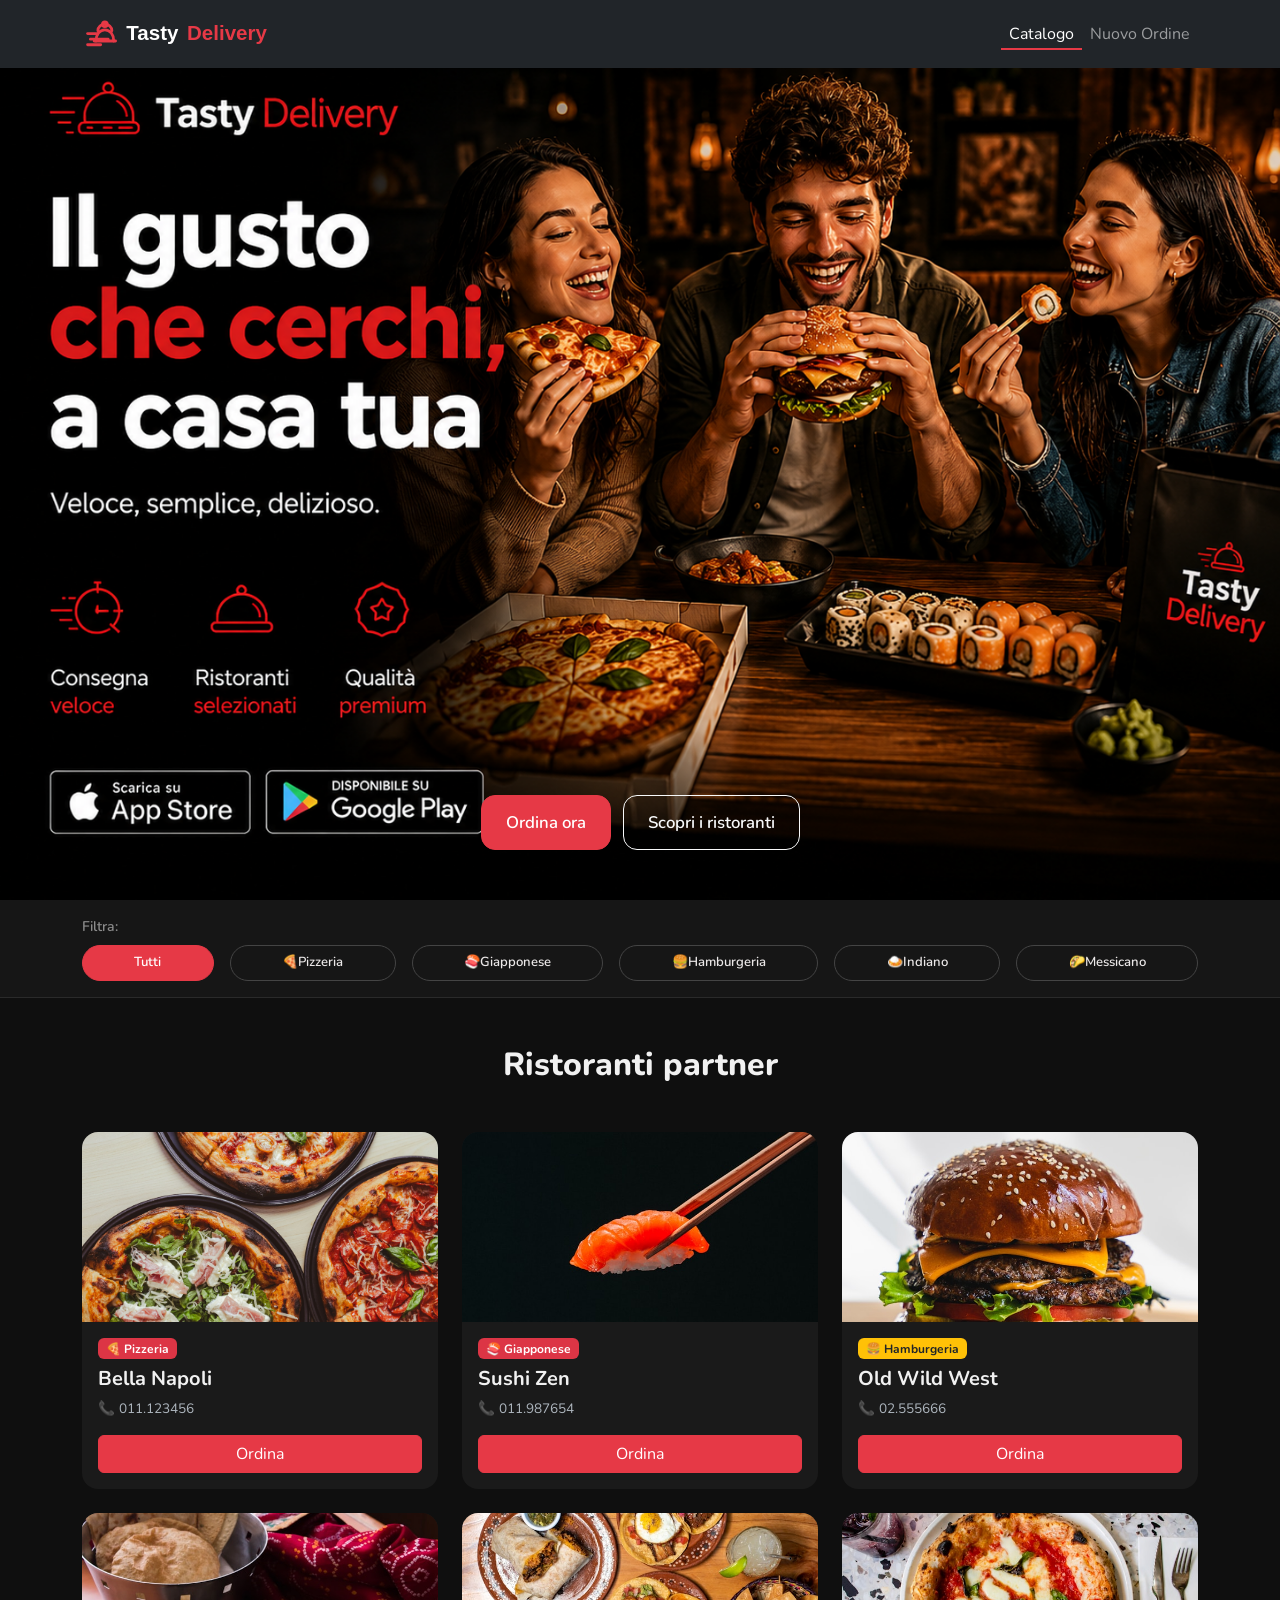
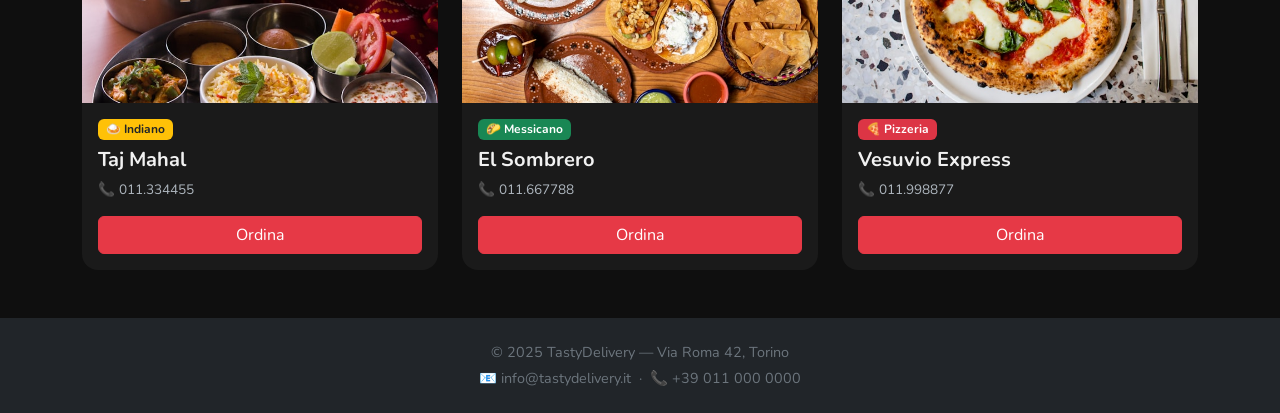
<file: frontend/index.html>
<!doctype html>
<html lang="it">
<head>
    <meta charset="utf-8">
    <meta name="viewport" content="width=device-width, initial-scale=1">
    <title>TastyDelivery — Catalogo Ristoranti</title>
    <link href="https://cdn.jsdelivr.net/npm/bootstrap@5.3.3/dist/css/bootstrap.min.css" rel="stylesheet">
    <link href="https://fonts.googleapis.com/css2?family=Nunito:wght@400;600;700;800&display=swap" rel="stylesheet">
    <link rel="stylesheet" href="style.css">
</head>
<body>

<!-- NAVBAR -->
<nav class="navbar navbar-expand-lg navbar-dark bg-dark fixed-top">
    <div class="container">
        <a class="navbar-brand" href="index.html">
            <img src="img/tasty-delivery.svg" class="logo" alt="Tasty Delivery">
        </a>
        <button class="navbar-toggler" type="button" data-bs-toggle="collapse" data-bs-target="#mainNav">
            <span class="navbar-toggler-icon"></span>
        </button>
        <div class="collapse navbar-collapse" id="mainNav">
            <ul class="navbar-nav ms-auto">
                <li class="nav-item"><a class="nav-link active" href="index.html">Catalogo</a></li>
                <li class="nav-item"><a class="nav-link" href="ordine.html">Nuovo Ordine</a></li>
            </ul>
        </div>
    </div>
</nav>

<!-- HERO -->
<header class="hero text-light">
    <div class="container">
        <a href="ordine.html" class="btn btn-primary px-4 me-2">
            Ordina ora
        </a>

        <a href="#catalogo" class="btn btn-outline-light px-4">
            Scopri i ristoranti
        </a>
    </div>
</header>

<!-- FILTRI -->
<div class="filtri-wrap">
    <div class="container">
        <span class="text-white-50 small fw-semibold d-block mb-2">Filtra:</span>
        <div class="d-flex gap-3 w-100">
            <button class="btn btn-filter flex-fill justify-content-center active">Tutti</button>
            <button class="btn btn-filter flex-fill justify-content-center">🍕Pizzeria</button>
            <button class="btn btn-filter flex-fill justify-content-center">🍣Giapponese</button>
            <button class="btn btn-filter flex-fill justify-content-center">🍔Hamburgeria</button>
            <button class="btn btn-filter flex-fill justify-content-center">🍛Indiano</button>
            <button class="btn btn-filter flex-fill justify-content-center">🌮Messicano</button>
        </div>
    </div>
</div>

<!-- CATALOGO -->
<section class="container my-5" id="catalogo">
    <h2 class="text-center mb-5">Ristoranti partner</h2>
    <div class="row g-4">

        <div class="col-12 col-md-6 col-lg-4">
            <div class="card restaurant-card h-100">
                <img src="img/bella-napoli.jpg" class="card-img-top" alt="Bella Napoli">
                <div class="card-body d-flex flex-column">
                    <span class="badge bg-danger mb-2 align-self-start">🍕 Pizzeria</span>
                    <h5 class="card-title">Bella Napoli</h5>
                    <p class="card-text">📞 011.123456</p>
                    <a href="ordine.html" class="btn btn-primary mt-auto">Ordina</a>
                </div>
            </div>
        </div>

        <div class="col-12 col-md-6 col-lg-4">
            <div class="card restaurant-card h-100">
                <img src="img/sushi-zen.jpg" class="card-img-top" alt="Sushi Zen">
                <div class="card-body d-flex flex-column">
                    <span class="badge bg-danger mb-2 align-self-start">🍣 Giapponese</span>
                    <h5 class="card-title">Sushi Zen</h5>
                    <p class="card-text">📞 011.987654</p>
                    <a href="ordine.html" class="btn btn-primary mt-auto">Ordina</a>
                </div>
            </div>
        </div>

        <div class="col-12 col-md-6 col-lg-4">
            <div class="card restaurant-card h-100">
                <img src="img/old-wild-west.jpg" class="card-img-top" alt="Old Wild West">
                <div class="card-body d-flex flex-column">
                    <span class="badge bg-warning text-dark mb-2 align-self-start">🍔 Hamburgeria</span>
                    <h5 class="card-title">Old Wild West</h5>
                    <p class="card-text">📞 02.555666</p>
                    <a href="ordine.html" class="btn btn-primary mt-auto">Ordina</a>
                </div>
            </div>
        </div>

        <div class="col-12 col-md-6 col-lg-4">
            <div class="card restaurant-card h-100">
                <img src="img/taj-mahal.jpg" class="card-img-top" alt="Taj Mahal">
                <div class="card-body d-flex flex-column">
                    <span class="badge bg-warning text-dark mb-2 align-self-start">🍛 Indiano</span>
                    <h5 class="card-title">Taj Mahal</h5>
                    <p class="card-text">📞 011.334455</p>
                    <a href="ordine.html" class="btn btn-primary mt-auto">Ordina</a>
                </div>
            </div>
        </div>

        <div class="col-12 col-md-6 col-lg-4">
            <div class="card restaurant-card h-100">
                <img src="img/el-sombrero.jpg" class="card-img-top" alt="El Sombrero">
                <div class="card-body d-flex flex-column">
                    <span class="badge bg-success mb-2 align-self-start">🌮 Messicano</span>
                    <h5 class="card-title">El Sombrero</h5>
                    <p class="card-text">📞 011.667788</p>
                    <a href="ordine.html" class="btn btn-primary mt-auto">Ordina</a>
                </div>
            </div>
        </div>

        <div class="col-12 col-md-6 col-lg-4">
            <div class="card restaurant-card h-100">
                <img src="img/vesuvio-express.jpg" class="card-img-top" alt="Vesuvio Express">
                <div class="card-body d-flex flex-column">
                    <span class="badge bg-danger mb-2 align-self-start">🍕 Pizzeria</span>
                    <h5 class="card-title">Vesuvio Express</h5>
                    <p class="card-text">📞 011.998877</p>
                    <a href="ordine.html" class="btn btn-primary mt-auto">Ordina</a>
                </div>
            </div>
        </div>

    </div>
</section>

<!-- FOOTER -->
<footer class="bg-dark text-center text-secondary py-4">
    <div class="container">
        <p class="mb-1">© 2025 TastyDelivery — Via Roma 42, Torino</p>
        <p class="mb-0">📧 info@tastydelivery.it &nbsp;·&nbsp; 📞 +39 011 000 0000</p>
    </div>
</footer>

<script src="https://cdn.jsdelivr.net/npm/bootstrap@5.3.3/dist/js/bootstrap.bundle.min.js"></script>
<script>
    document.querySelectorAll('.btn-filter').forEach(btn => {
        btn.addEventListener('click', function() {
            document.querySelectorAll('.btn-filter').forEach(b => b.classList.remove('active'));
            this.classList.add('active');
        });
    });
</script>
</body>
</html>
</file>
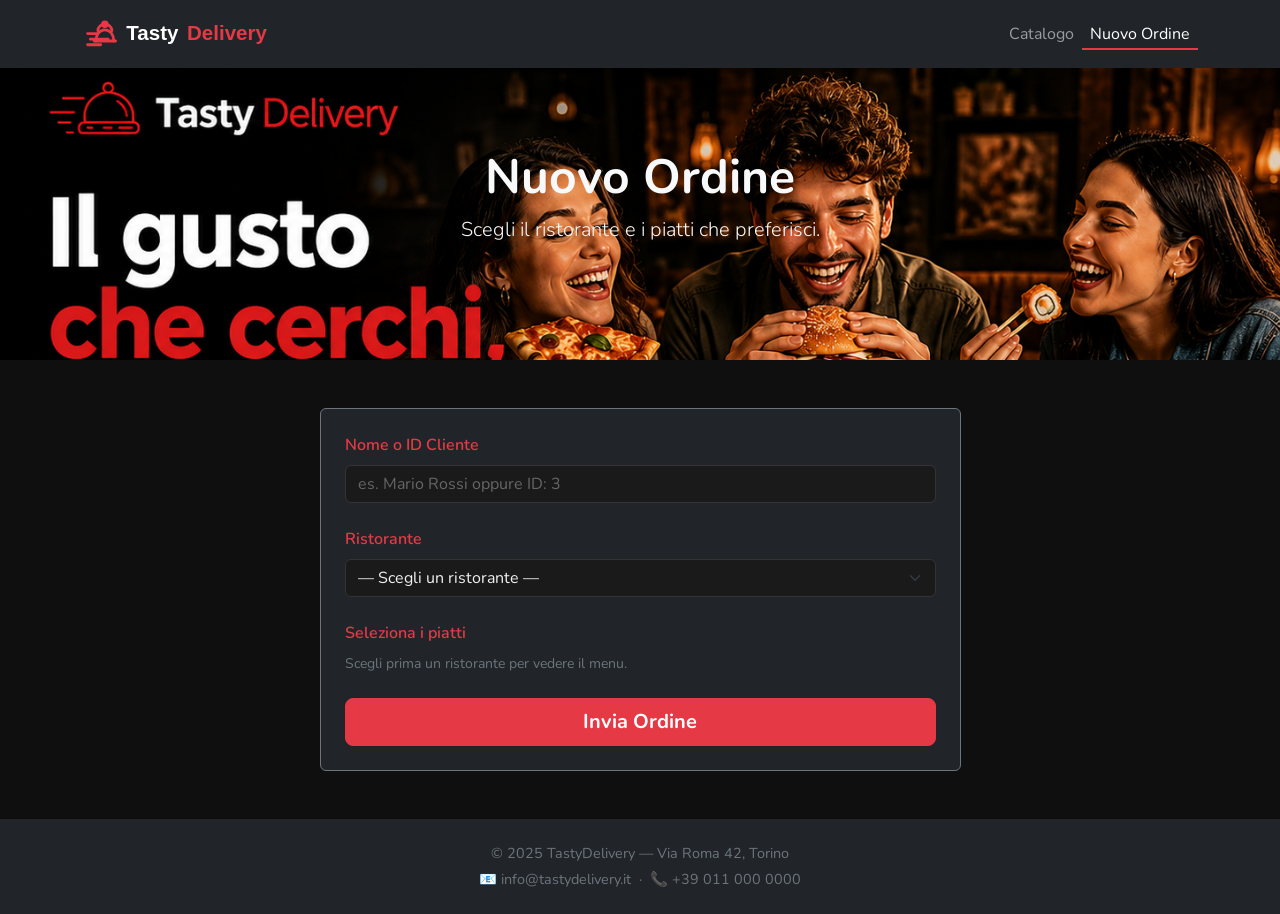
<file: frontend/ordine.html>
<!doctype html>
<html lang="it">
<head>
    <meta charset="utf-8">
    <meta name="viewport" content="width=device-width, initial-scale=1">
    <title>TastyDelivery — Nuovo Ordine</title>
    <link href="https://cdn.jsdelivr.net/npm/bootstrap@5.3.3/dist/css/bootstrap.min.css" rel="stylesheet">
    <link href="https://fonts.googleapis.com/css2?family=Nunito:wght@400;600;700;800&display=swap" rel="stylesheet">
    <link rel="stylesheet" href="style.css">
</head>
<body>

<!-- NAVBAR -->
<nav class="navbar navbar-expand-lg navbar-dark bg-dark fixed-top">
    <div class="container">
        <a class="navbar-brand" href="index.html">
            <img src="img/tasty-delivery.svg" class="logo" alt="Tasty Delivery">
        </a>
        <button class="navbar-toggler" type="button" data-bs-toggle="collapse" data-bs-target="#mainNav">
            <span class="navbar-toggler-icon"></span>
        </button>
        <div class="collapse navbar-collapse" id="mainNav">
            <ul class="navbar-nav ms-auto">
                <li class="nav-item"><a class="nav-link" href="index.html">Catalogo</a></li>
                <li class="nav-item"><a class="nav-link active" href="ordine.html">Nuovo Ordine</a></li>
            </ul>
        </div>
    </div>
</nav>

<!-- HERO -->
<header class="hero d-flex align-items-center text-center text-light" style="min-height: 40vh;">
    <div class="container">
        <h1 class="display-5 fw-bold">Nuovo Ordine</h1>
        <p class="lead">Scegli il ristorante e i piatti che preferisci.</p>
    </div>
</header>

<!-- FORM -->
<section class="container my-5">
    <div class="row justify-content-center">
        <div class="col-lg-7">
            <div class="card bg-dark border-secondary">
                <div class="card-body p-4">

                    <div class="mb-4">
                        <label class="form-label" for="cliente">Nome o ID Cliente</label>
                        <input type="text" class="form-control" id="cliente" placeholder="es. Mario Rossi oppure ID: 3">
                    </div>

                    <div class="mb-4">
                        <label class="form-label" for="ristorante">Ristorante</label>
                        <select class="form-select" id="ristorante">
                            <option value="" disabled selected>— Scegli un ristorante —</option>
                            <option value="bella-napoli">🍕 Bella Napoli (Pizzeria)</option>
                            <option value="sushi-zen">🍣 Sushi Zen (Giapponese)</option>
                            <option value="old-wild-west">🍔 Old Wild West (Hamburgeria)</option>
                            <option value="taj-mahal">🍛 Taj Mahal (Indiano)</option>
                            <option value="el-sombrero">🌮 El Sombrero (Messicano)</option>
                            <option value="vesuvio-express">🍕 Vesuvio Express (Pizzeria)</option>
                        </select>
                    </div>

                    <div class="mb-4">
                        <label class="form-label">Seleziona i piatti</label>

                        <p class="text-secondary small" id="piatti-hint">Scegli prima un ristorante per vedere il menu.</p>

                        <div class="piatti-menu" id="menu-bella-napoli">
                            <div class="form-check"><input class="form-check-input" type="checkbox" id="p1"><label class="form-check-label" for="p1">Pizza Margherita — <strong>€ 6,00</strong></label></div>
                            <div class="form-check"><input class="form-check-input" type="checkbox" id="p2"><label class="form-check-label" for="p2">Pizza Diavola — <strong>€ 7,50</strong></label></div>
                            <div class="form-check"><input class="form-check-input" type="checkbox" id="p3"><label class="form-check-label" for="p3">Calzone Ripieno — <strong>€ 8,00</strong></label></div>
                        </div>

                        <div class="piatti-menu" id="menu-sushi-zen">
                            <div class="form-check"><input class="form-check-input" type="checkbox" id="p4"><label class="form-check-label" for="p4">Sashimi Salmone (6pz) — <strong>€ 12,00</strong></label></div>
                            <div class="form-check"><input class="form-check-input" type="checkbox" id="p5"><label class="form-check-label" for="p5">Uramaki Tiger (8pz) — <strong>€ 14,00</strong></label></div>
                            <div class="form-check"><input class="form-check-input" type="checkbox" id="p6"><label class="form-check-label" for="p6">Edamame — <strong>€ 4,00</strong></label></div>
                        </div>

                        <div class="piatti-menu" id="menu-old-wild-west">
                            <div class="form-check"><input class="form-check-input" type="checkbox" id="p7"><label class="form-check-label" for="p7">BBQ Burger — <strong>€ 10,00</strong></label></div>
                            <div class="form-check"><input class="form-check-input" type="checkbox" id="p8"><label class="form-check-label" for="p8">Bacon Cheese Burger — <strong>€ 11,50</strong></label></div>
                            <div class="form-check"><input class="form-check-input" type="checkbox" id="p9"><label class="form-check-label" for="p9">Patatine Fritte — <strong>€ 4,00</strong></label></div>
                        </div>

                        <div class="piatti-menu" id="menu-taj-mahal">
                            <div class="form-check"><input class="form-check-input" type="checkbox" id="p10"><label class="form-check-label" for="p10">Chicken Tikka Masala — <strong>€ 13,00</strong></label></div>
                            <div class="form-check"><input class="form-check-input" type="checkbox" id="p11"><label class="form-check-label" for="p11">Naan al Formaggio — <strong>€ 3,50</strong></label></div>
                        </div>

                        <div class="piatti-menu" id="menu-el-sombrero">
                            <div class="form-check"><input class="form-check-input" type="checkbox" id="p12"><label class="form-check-label" for="p12">Tacos di Manzo — <strong>€ 9,00</strong></label></div>
                            <div class="form-check"><input class="form-check-input" type="checkbox" id="p13"><label class="form-check-label" for="p13">Burrito Piccante — <strong>€ 10,00</strong></label></div>
                        </div>

                        <div class="piatti-menu" id="menu-vesuvio-express">
                            <div class="form-check"><input class="form-check-input" type="checkbox" id="p14"><label class="form-check-label" for="p14">Pizza Quattro Formaggi — <strong>€ 8,50</strong></label></div>
                            <div class="form-check"><input class="form-check-input" type="checkbox" id="p15"><label class="form-check-label" for="p15">Pizza Capricciosa — <strong>€ 9,00</strong></label></div>
                        </div>
                    </div>

                    <div class="d-grid">
                        <button class="btn btn-primary btn-lg fw-bold" id="btn-invia">Invia Ordine</button>
                    </div>

                    <div class="alert alert-success mt-3 d-none" id="alert-ok">
                        ✅ Ordine inviato con successo! Stato: <strong>In preparazione</strong>
                    </div>

                </div>
            </div>
        </div>
    </div>
</section>

<!-- FOOTER -->
<footer class="bg-dark text-center text-secondary py-4">
    <div class="container">
        <p class="mb-1">© 2025 TastyDelivery — Via Roma 42, Torino</p>
        <p class="mb-0">📧 info@tastydelivery.it &nbsp;·&nbsp; 📞 +39 011 000 0000</p>
    </div>
</footer>

<script src="https://cdn.jsdelivr.net/npm/bootstrap@5.3.3/dist/js/bootstrap.bundle.min.js"></script>
<script>
    const menuIds = {
        'bella-napoli':    'menu-bella-napoli',
        'sushi-zen':       'menu-sushi-zen',
        'old-wild-west':   'menu-old-wild-west',
        'taj-mahal':       'menu-taj-mahal',
        'el-sombrero':     'menu-el-sombrero',
        'vesuvio-express': 'menu-vesuvio-express'
    };

    document.getElementById('ristorante').addEventListener('change', function() {
        document.querySelectorAll('.piatti-menu').forEach(m => {
            m.classList.remove('show');
            m.querySelectorAll('input').forEach(c => c.checked = false);
        });
        const menu = document.getElementById(menuIds[this.value]);
        if (menu) {
            menu.classList.add('show');
            document.getElementById('piatti-hint').classList.add('d-none');
        }
    });

    document.getElementById('btn-invia').addEventListener('click', function() {
        document.getElementById('alert-ok').classList.remove('d-none');
    });
</script>
</body>
</html>
</file>
<file: frontend/style.css>
:root {
  --bg-dark: #0f0f0f;
  --bg-card: #1a1a1a;
  --primary: #e63946;
  --text-light: #f1f1f1;
  --text-muted: #ebe8e8;
}

body {
  background-color: var(--bg-dark);
  color: var(--text-light);
  font-family: 'Nunito', sans-serif;
}


.navbar {
  backdrop-filter: blur(6px);
}

.navbar-brand {
  font-weight: 700;
  letter-spacing: 0.5px;
}

.nav-link {
  position: relative;
}

.nav-link::after {
  content: "";
  position: absolute;
  left: 0;
  bottom: 4px;
  width: 0;
  height: 2px;
  background-color: var(--primary);
  transition: width .3s ease;
}

.nav-link:hover::after,
.nav-link.active::after {
  width: 100%;
}

.logo{
  height:42px;
  width:auto;
}

.hero {
  min-height: 100vh;
  padding-top: 80px;

  background-image: url("img/hero.png");
  background-position: center top;
  background-repeat: no-repeat;
  background-size: cover;

  display: flex;
  justify-content: center;
  align-items: flex-end;

  padding-bottom: 50px;
  position: relative;
}

.hero .container {
  position: relative;
  z-index: 2;
  text-align: center;
  padding-top: 20px;
}

.hero .btn {
  padding: 14px 34px;
  border-radius: 14px;
  font-weight: 600;
  font-size: 1.05rem;
}

.btn-primary {
  background-color: #e63946;
  border-color: #e63946;
}

.btn-primary:hover {
  background-color: #d62839;
  border-color: #d62839;
}
.btn-outline-light:hover {
  background-color: var(--text-light);
  color: var(--bg-dark);
}


.filtri-wrap {
  background-color: #161616;
  border-bottom: 1px solid #2a2a2a;
  padding: 1rem 0;
}

.btn-filter {
  background: transparent;
  border: 1px solid #444;
  color: var(--text-muted);
  border-radius: 100px;
  font-size: .82rem;
  font-weight: 600;
  padding: .45rem 1.4rem;
  display: inline-flex;
  align-items: center;
  gap: .5rem;
  transition: all .18s;
}

.btn-filter img {
  width: 22px;
  height: 22px;
  object-fit: cover;
  border-radius: 50%;
}

.btn-filter:hover,
.btn-filter.active {
  background-color: var(--primary);
  border-color: var(--primary);
  color: #fff;
}

.restaurant-card {
  background-color: var(--bg-card);
  border-radius: 1rem;
  border: none;
  overflow: hidden;
  transition:
    transform .4s ease,
    box-shadow .4s ease;
}

.restaurant-card img {
  height: 190px;
  object-fit: cover;
  transition: transform .6s ease;
}

.restaurant-card:hover {
  transform: translateY(-10px) scale(1.02);
  box-shadow: 0 25px 50px rgba(0,0,0,.6);
}

.restaurant-card:hover img {
  transform: scale(1.1);
}

.restaurant-card .card-title {
  font-weight: 700;
  color: var(--text-light);
}

.restaurant-card .card-text {
  color: #adb5bd;
  font-size: .85rem;
}

.restaurant-card .card-body {
  color: var(--text-light);
}


.form-label {
  color: var(--primary);
  font-weight: 600;
}

.form-control,
.form-select {
  background-color: #1a1a1a;
  border: 1px solid #333;
  color: var(--text-light);
}

.form-control:focus,
.form-select:focus {
  background-color: #1a1a1a;
  border-color: var(--primary);
  color: var(--text-light);
  box-shadow: 0 0 0 3px rgba(230,57,70,.2);
}

.form-control::placeholder { color: #666; }

.form-check-input:checked {
  background-color: var(--primary);
  border-color: var(--primary);
}

.piatti-menu { display: none; }
.piatti-menu.show { display: block; }


section h2 {
  font-weight: 800;
}


footer {
  font-size: 0.9rem;
}

footer a {
  text-decoration: none;
}

footer a:hover {
  color: var(--text-light);
}

@media (min-width: 1400px) {
  .hero {
    background-size: contain;
    background-color: #000;
    background-position: top center;
  }
}


@media (max-width: 1366px) {
  .hero {
    background-image: url("img/hero-tablet.png");
  }
}


@media (max-width: 768px) {
  .hero {
    background-image: url("img/hero-smartphone.png");
  }
}
</file>
